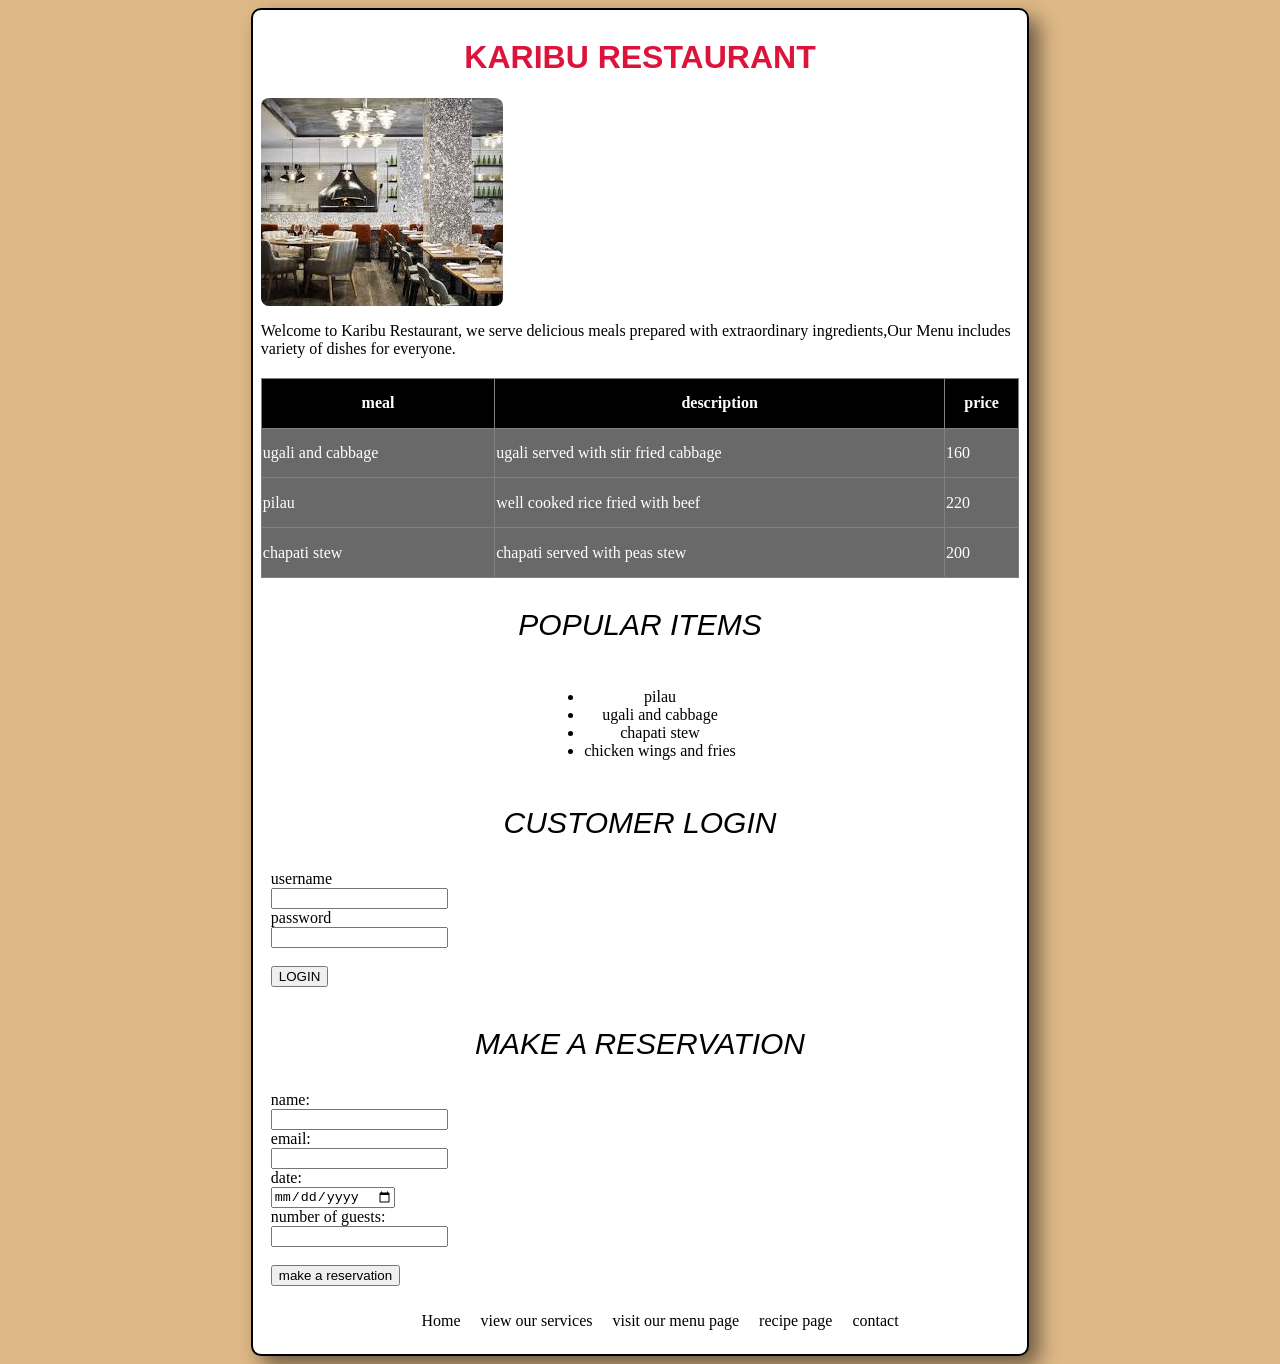
<file: index.html>
<!DOCTYPE html>
<html lang="en">
<div class="section 1">
    <head>
        <meta charset="UTF-8">
        <meta name="viewport" content="width=device-width, initial-scale=1.0">
        <title>Karibu restaurant</title>
        <link rel="stylesheet" href="icons.css"> 
        <style>
            .reservation{
                border:10 px ;
                padding-left: 10px;
                padding-bottom: 10px ;
                margin-bottom: 10px;
    
            }
            .P{ 
                list-style-type:lower-roman;
            }
            
            img{
                width:auto;
                height:auto;
                border-radius: 8px;
                display: block;
            }
             table{
                width: 100%;
                height: 200px;
                padding: 30px;
                border-collapse: collapse;
                
            }
             th{
                background-color: black;
                color: white;
            }
             td{
                background-color: dimgrey;
                color: white;
            }
            .reservation{
                position: static;
                 
            }
            .container{
                width: 60%;
                margin: auto;
                padding: 8px;
                background-color: white;
                border: 2px solid black;
                border-radius: 10px;
                box-shadow: 10px 10px 20px rgba(0,0,0,0.5);
            }
            .section-2{
                margin-top: 20px;
            }
             .section-3{
                margin-top: 20px;
            }
             .section-4{
                margin-top: 20px;
            }
             .section-5{
                margin-top: 20px;
            }
            .popular-items{
                text-align: center;
            }
            .popular-items ul{
                display: inline-block;
            }
             .login{
                border:10 px ;
                padding-left: 10px;
                padding-bottom: 10px ;
                margin-bottom: 10px;
            }
            h1{
                text-align: center;
                text-transform: uppercase;
                font-weight: 700;
                font-family: Arial, Helvetica, sans-serif;
            }
            h3{
                text-align: center;
                font-weight: 500;
                font-family: Arial, Helvetica, sans-serif;
                font-style: italic;
            }
            nav ul{
                list-style-type: none;
                display: flex;
                flex-direction: row;
                justify-content: center;
                gap: 20px;
            }
             nav a{
                text-decoration: none;
                color: black;
            }
            

        </style>
        
    </head>
</div>

<body style="background-color:burlywood;">
<div class="container">
    <h1>Karibu restaurant</h1>
    <img src="download.jfif" alt="Restaurant image " style="border-width: 50px;">
    <p>
        Welcome to Karibu Restaurant, we serve delicious meals prepared with extraordinary ingredients,Our Menu includes variety of dishes for everyone.</p>
    <div class="section-2">
        <table border="1">
            <tr>
                <th>meal</th>
                <th>description</th>
                <th>price</th>
            </tr>
            <tr>
                <td>ugali and cabbage</td>
                <td>ugali served with stir fried cabbage</td>
                <td>160</td>
            </tr>
            <tr>
                <td>pilau</td>
                <td>well cooked rice fried with beef</td>
                <td>220</td>
            </tr>
            <tr>
                <td>chapati stew</td>
                <td>chapati served with peas stew</td>
                <td>200</td>
            </tr>
        </table>
    </div>


    <div class="section-3">
        <h3>POPULAR ITEMS</h3>
        <div class="popular-items">
        <ul>
            <li>pilau</li>
            <li>ugali and cabbage</li>
            <li>chapati stew</li>
            <li>chicken wings and fries</li>
        </ul>
        </div>
    </div> 


    <div class="section-4">
        <h3>CUSTOMER LOGIN</h3>
        <form class="login">
            <label for="username">username</label><br>
            <input type="text" id="username" name="username"><br>
            <label for="password">password</label><br>
            <input type="password" id="password" name="password"><br>
            <br><button>LOGIN</button>
        </form>
    </div>


 <div class="section-5">
     <h3> MAKE A RESERVATION</h3>
     <form class="reservation">
        <label for="name">name:</label><br>
        <input type="text" name="name" id="name"><br>
        <label for="email">email:</label><br>
        <input type="email" name="email" id="email"><br>
        <label for="date">date:</label><br>
        <input type="date" name="date" id="date"><br>
        <label for="number of guests">number of guests:</label><br>
        <input type="number" name="number of guests" id="number of guests"><br>
        <br><button>make a reservation</button>
     </form>
 </div>


 <nav class="references">
     <ul>
         <li><a href="index.html">Home</a></li>
         <li><a href="services.html">view our services</a></li>
         <li><a href="menu.html">visit our menu page</a></li>
         <li><a href="recipe-page-main/index.html">recipe page</a></li>
         <li><a href="contact.html">contact</a></li>
     </ul>
 </nav>


</div>
</body>
</html>
</file>
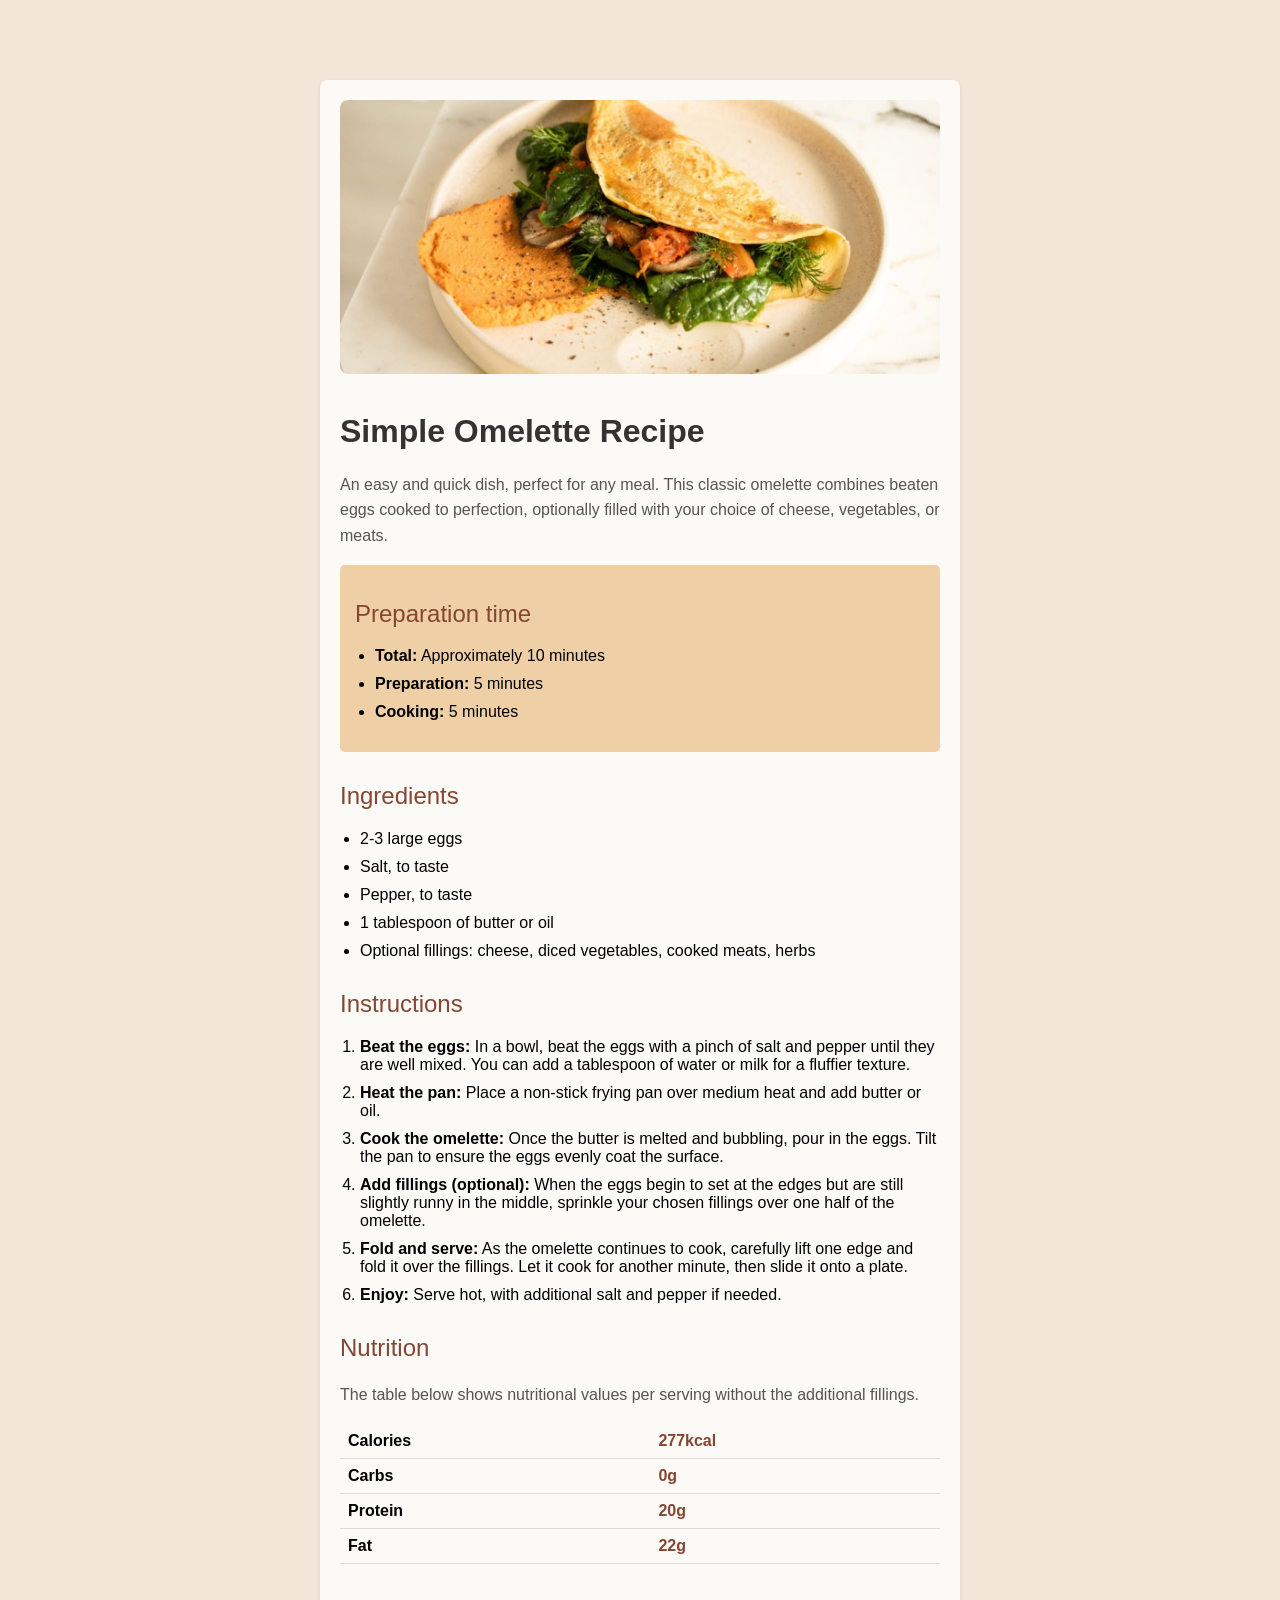
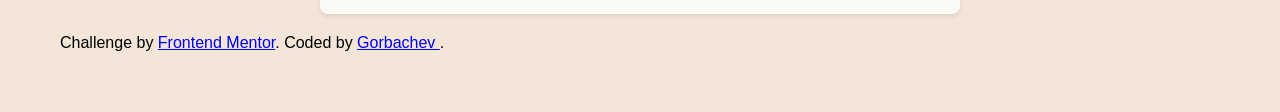
<file: recipe-page-main/index.html>
<!DOCTYPE html>
<html lang="en">
<head>
  <meta charset="UTF-8">
  <meta name="viewport" content="width=device-width, initial-scale=1.0"> <!-- displays site properly based on user's device -->

  <link rel="icon" type="image/png" sizes="32x32" href="./assets/images/favicon-32x32.png">
  <link rel="stylesheet" href="recipe.css">
  <title>Simple Omelette Recipe</title>

  
  
</head>

<body>

  <div class="container">
    <img src="../WhatsApp Image 2026-03-23 at 12.48.31 PM.jpeg" alt="Omelette picture">
    <h1 class="header">Simple Omelette Recipe</h1>

 <p> An easy and quick dish, perfect for any meal. This classic omelette combines beaten eggs cooked 
  to perfection, optionally filled with your choice of cheese, vegetables, or meats.</p>



<section class="Prep">
  <h1>Preparation time</h1>

 <ul>
   <li><strong>Total:</strong> Approximately 10 minutes</li>
  <li><strong>Preparation:</strong> 5 minutes</li>
  <li><strong>Cooking:</strong> 5 minutes</li>
  </ul>
</section>

<section class="ingredients">
 <h1> Ingredients</h1>

<ul>
  <li>2-3 large eggs</li>
 <li> Salt, to taste</li>
<li>Pepper, to taste</li>
<li>  1 tablespoon of butter or oil</li>
  <li>Optional fillings: cheese, diced vegetables, cooked meats, herbs</li>
</ul>
</section>

<section class="instructions">
  <h1>Instructions</h1>
<ol>
 <li><strong>Beat the eggs:</strong> In a bowl, beat the eggs with a pinch of salt and pepper until they are well mixed. 
  You can add a tablespoon of water or milk for a fluffier texture.</li>

 <li> <strong>Heat the pan:</strong> Place a non-stick frying pan over medium heat and add butter or oil.</li>

<li><strong>Cook the omelette:</strong> Once the butter is melted and bubbling, pour in the eggs. Tilt the pan to ensure 
  the eggs evenly coat the surface.</li>

 <li> <strong>Add fillings (optional):</strong> When the eggs begin to set at the edges but are still slightly runny in the 
  middle, sprinkle your chosen fillings over one half of the omelette.</li>

 <li> <strong>Fold and serve:</strong> As the omelette continues to cook, carefully lift one edge and fold it over the 
  fillings. Let it cook for another minute, then slide it onto a plate.</li>

 <li> <strong>Enjoy:</strong> Serve hot, with additional salt and pepper if needed.</li>
</ol>
</section>

<section class="nutrition">
  <h1>Nutrition</h1>

 <p> The table below shows nutritional values per serving without the additional fillings.</p>
<table>
  <tr>
 <th>Calories</th>
 <td> 277kcal</td>
 </tr>

 <tr>
 <th> Carbs</th >
 <td>0g</td>
 </tr>

 <tr>
 <th> Protein</th>
 <td>20g</td>
</tr>

<tr>
 <th> Fat</th>
 <td> 22g</td>
  </table>
</tr>
</section>


  </div>
  <div class="attribution">
    Challenge by <a href="https://www.frontendmentor.io?ref=challenge" target="_blank">Frontend Mentor</a>. 
    Coded by <a href="#">Gorbachev  </a>. 
  </div>
</body>
</html>
</file>
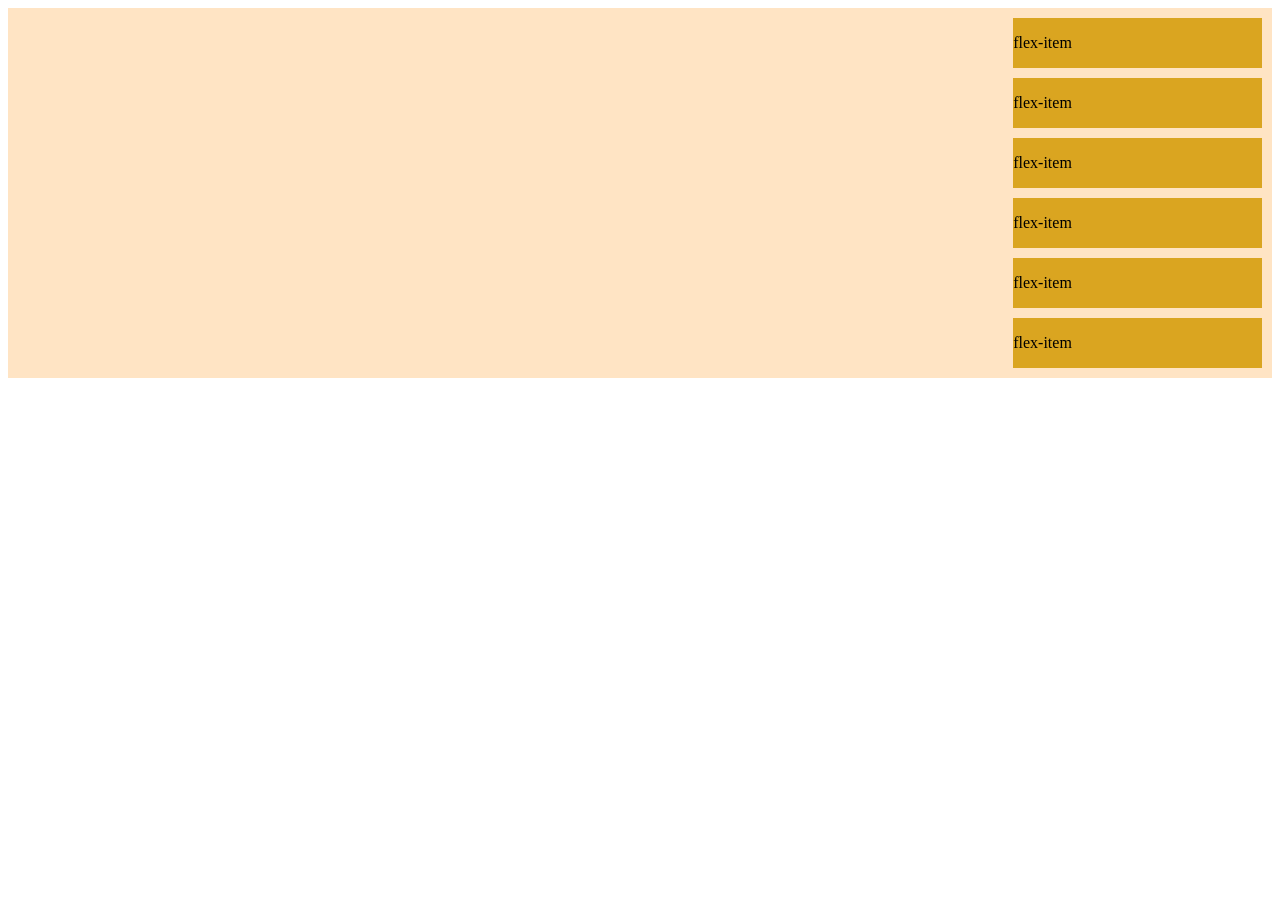
<file: flex.html>
<!DOCTYPE html>
<html lang="en">
<head>
    <meta charset="UTF-8">
    <meta name="viewport" content="width=device-width, initial-scale=1.0">
    <title>flexbox layout</title>
    <style>
        .container div{
            background-color: goldenrod;
            width: 20%;
        }
        .container{
            background-color: bisque;
            display: flex;
            flex-direction: column;
            padding: 10px;
            gap: 10px;
            justify-content: flex-end;
            align-items:flex-end;
        }
    </style>
        
</head>
<body>
    <div class="container">
        <div><p>flex-item</p></div>
        <div><p>flex-item</p></div>
        <div><p>flex-item</p></div>
        <div><p>flex-item</p></div>
        <div><p>flex-item</p></div>
        <div><p>flex-item</p></div>

    </div>
</body>
</html>
</file>
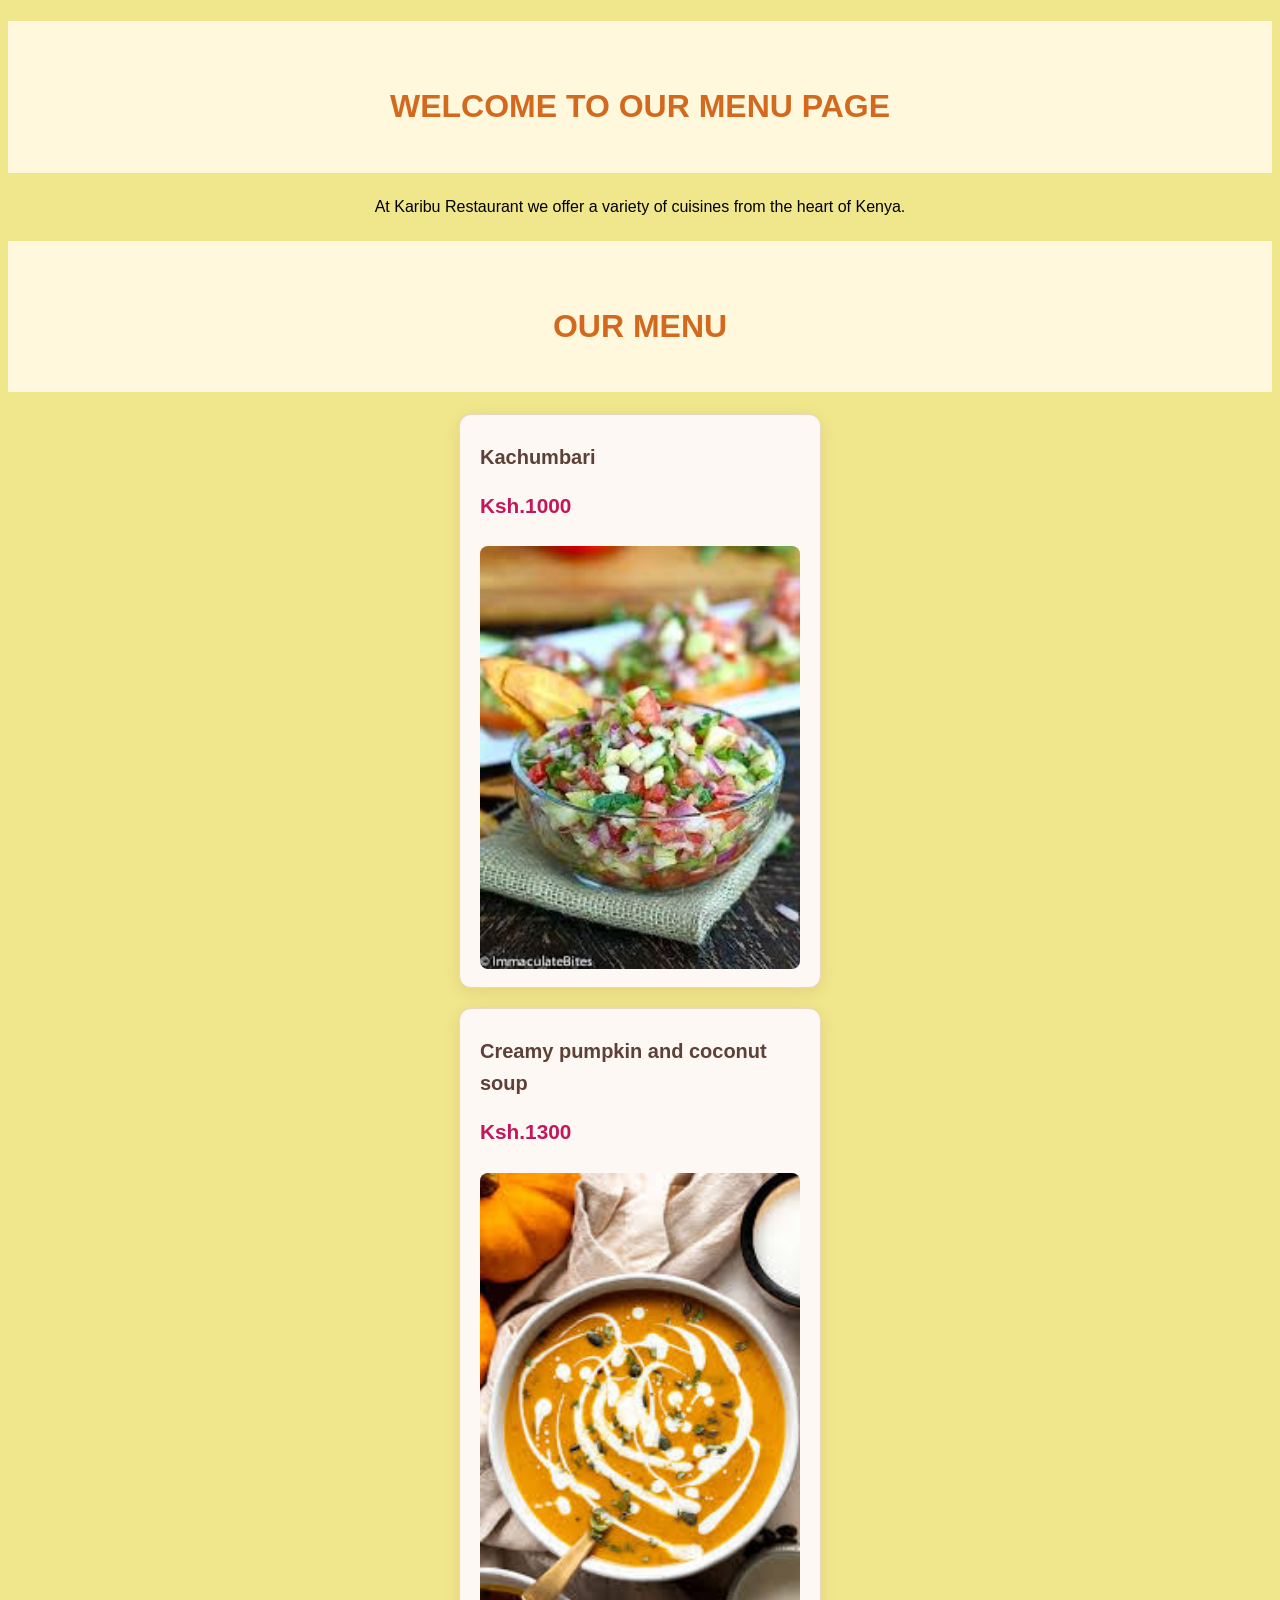
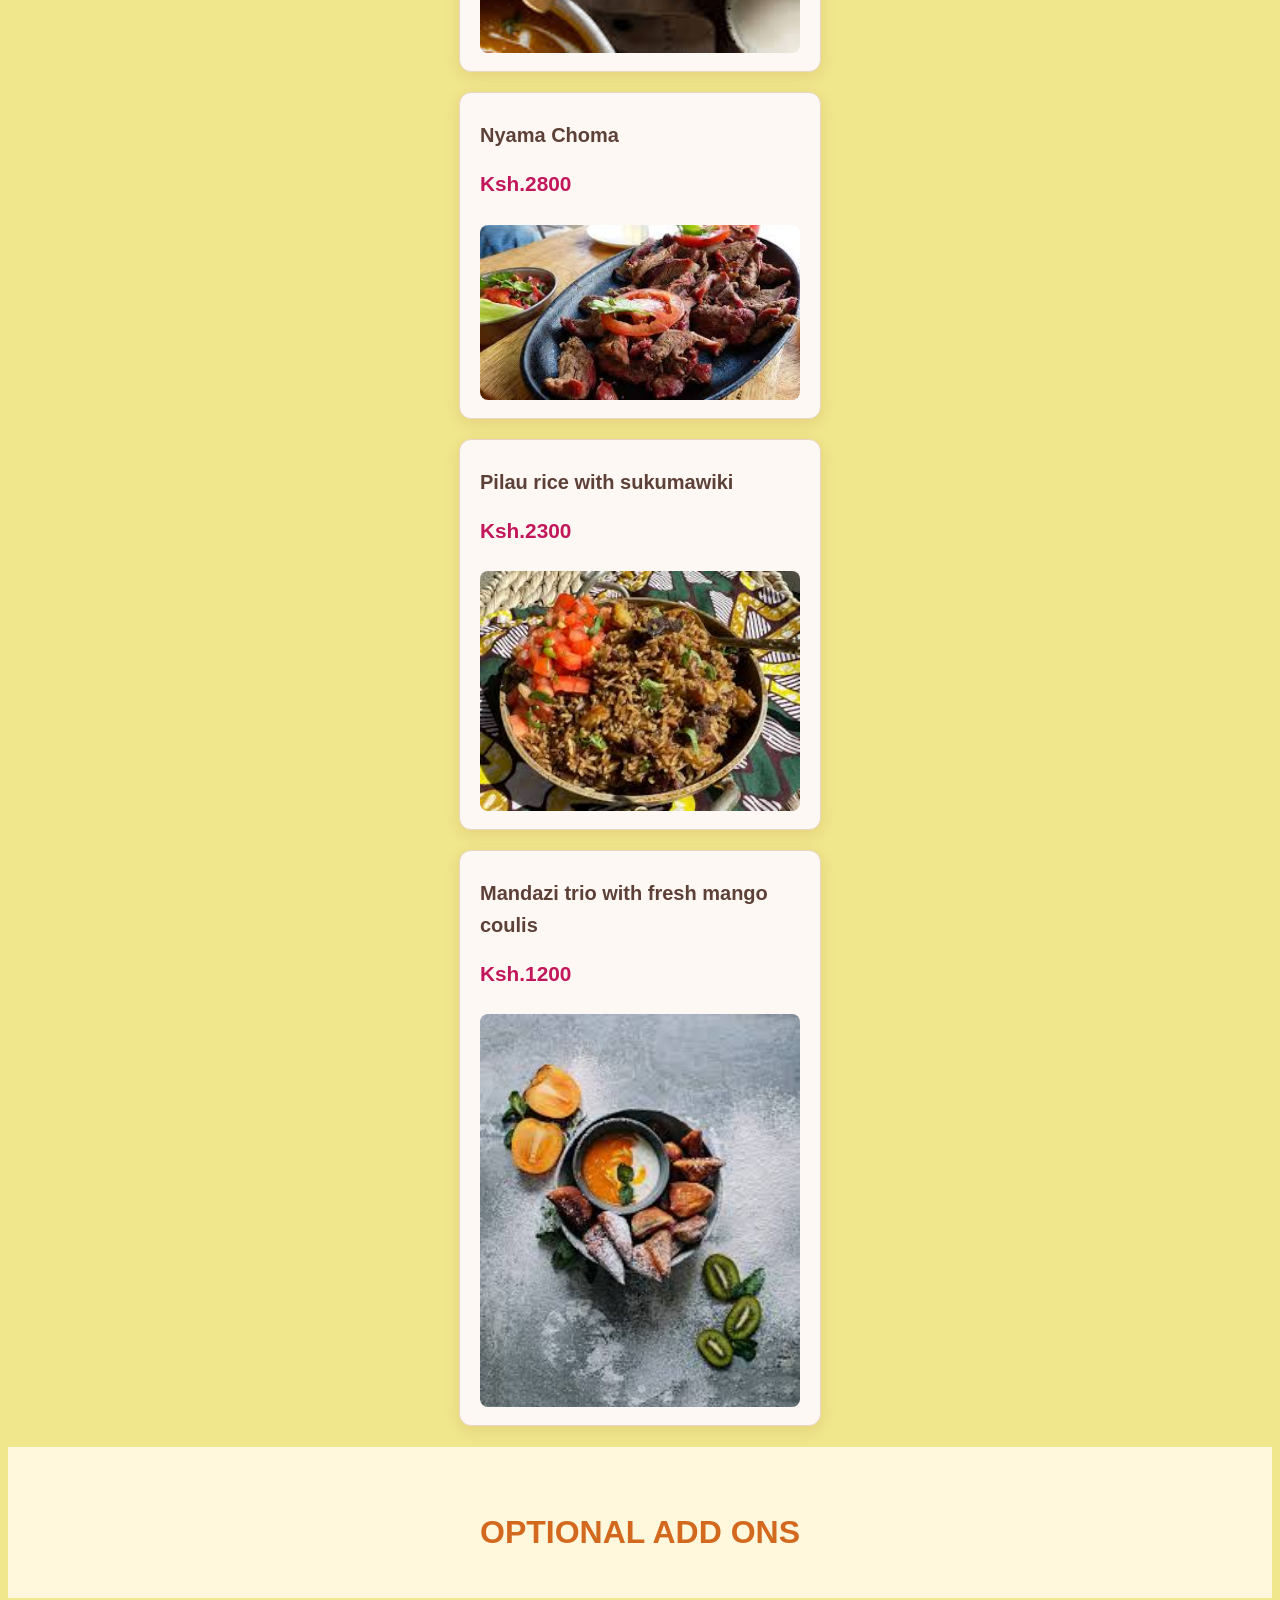
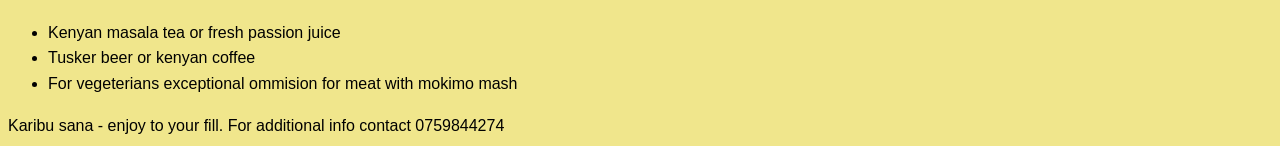
<file: menu.html>
<!DOCTYPE html>
<html lang="en">
<head>
    <meta charset="UTF-8">
    <meta name="viewport" content="width=device-width, initial-scale=1.0">
    <title>Karibu Restaurant-Menu </title>
    <link rel="stylesheet" href="style.css">
</head>
<body>
    <h1>WELCOME TO OUR MENU PAGE</h1>
    <P> At Karibu Restaurant we offer a variety of cuisines from the heart of Kenya. </P>
    

    <h1>OUR MENU </h1>
      
<div class="Kachumbari">
<ul>
    <li>Kachumbari</li>
    <li>Ksh.1000</li>
</ul>
    <img src="download (1).jfif" alt="Kachumbari">
    </div>

<div class="Pumpkin">
    <ul>
        <li>Creamy pumpkin and coconut soup</li>
        <li>Ksh.1300</li>
    </ul>
    <img src="download (2).jfif" 
    alt="Pumpkin soup">
</div>


<div class="Nyama">
    <ul>
    <li>Nyama Choma</li>
    <li>Ksh.2800</li>
    </ul>
    <img src="images.jfif" alt="Tasty nyama choma ">
</div>


<div class="Pilau">
    <ul>
        <li>Pilau rice with sukumawiki</li>
        <li>Ksh.2300</li>
    </ul>
    <img src="download (3).jfif" alt="Sweet Pilau">
</div>


<div class="Mandazi">
    <ul>
        <li>Mandazi trio with fresh mango coulis</li>
        <li>Ksh.1200</li>
    </ul>
    <img src="download (4).jfif" alt="Fresh manadazi">
</div>


 <h1>OPTIONAL ADD ONS </h1>
 <ul>
    <li>Kenyan masala tea or fresh passion juice </li>
    <li>Tusker beer or kenyan coffee </li>
    <li>For vegeterians exceptional ommision for meat with mokimo mash</li>
 </ul>

 <nav>Karibu sana - enjoy to your fill. For additional info contact 0759844274</nav>

















    
</body>
</html>
</file>
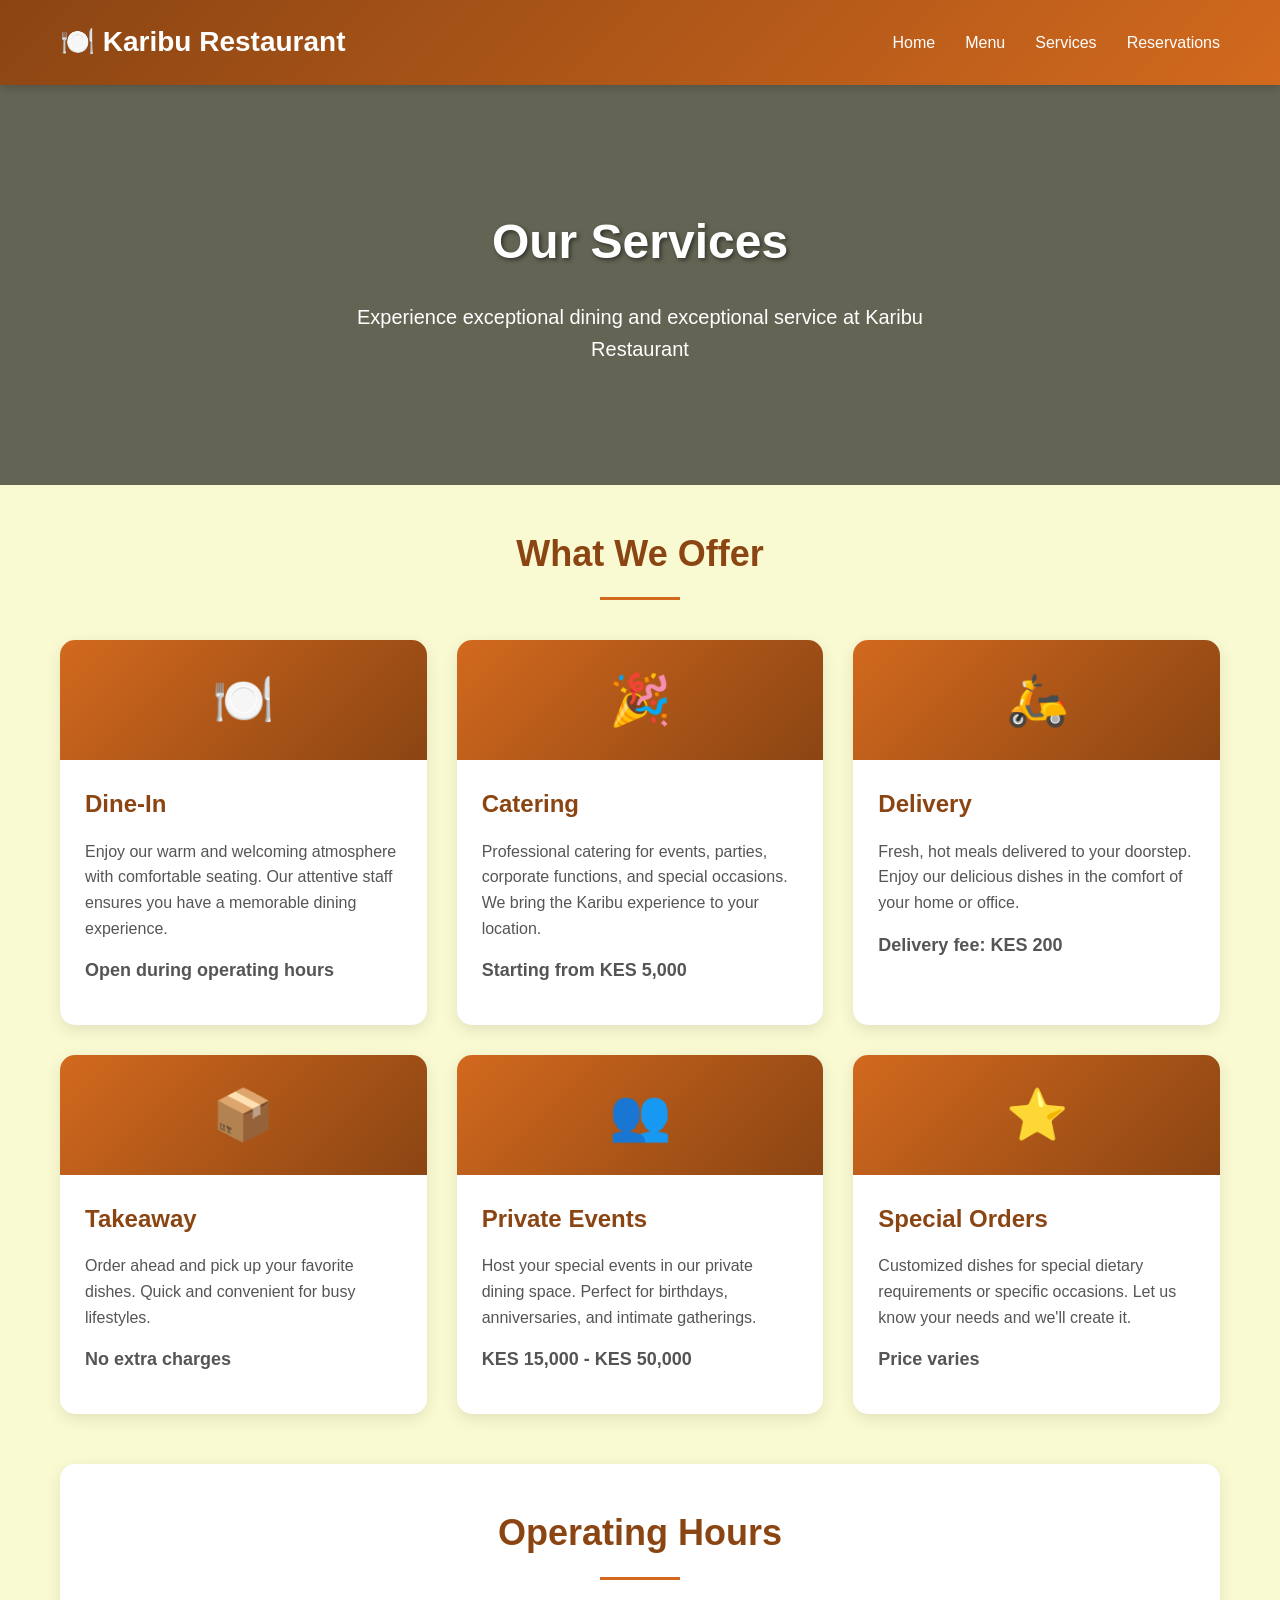
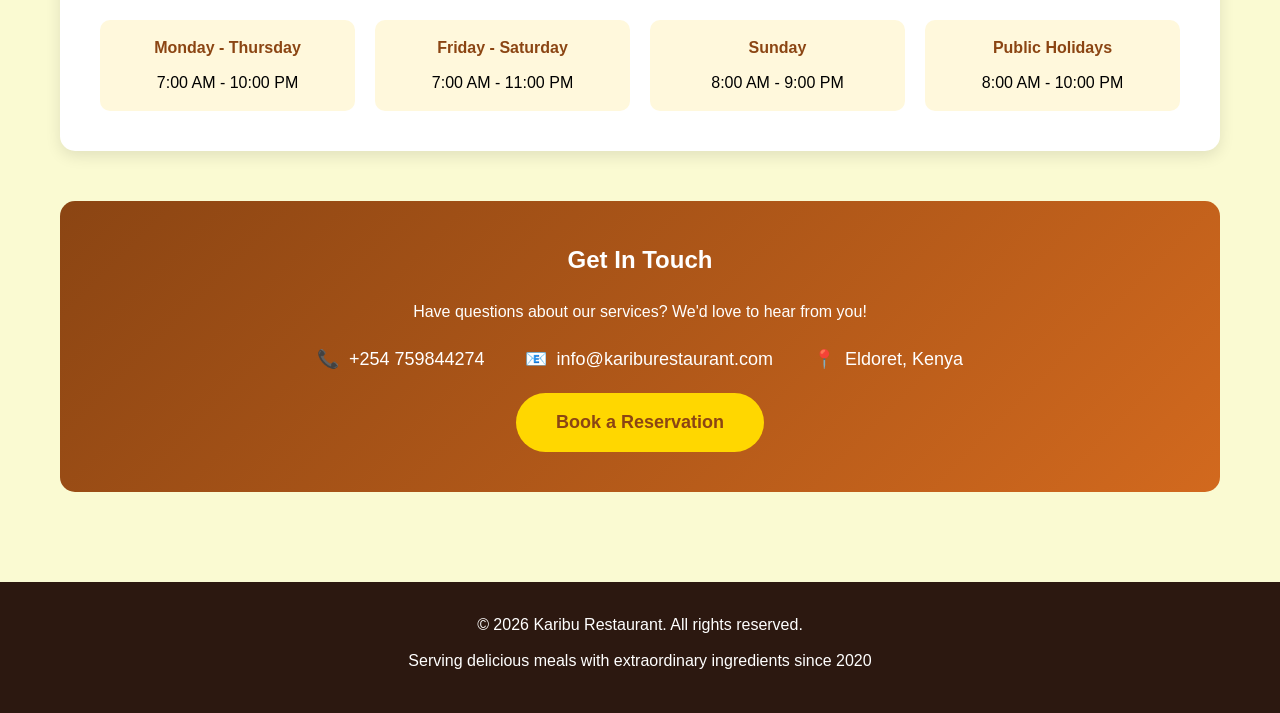
<file: services.html>
<!DOCTYPE html>
<html lang="en">
<head>
    <meta charset="UTF-8">
    <meta name="viewport" content="width=device-width, initial-scale=1.0">
    <title>Services - Karibu Restaurant</title>
    <style>
        * {
            margin: 0;
            padding: 0;
            box-sizing: border-box;
        }
        
        body {
            font-family: 'Segoe UI', Tahoma, Geneva, Verdana, sans-serif;
            background-color: lightgoldenrodyellow;
            line-height: 1.6;
        }
        
        /* Header & Navigation */
        header {
            background: linear-gradient(135deg, #8B4513, #D2691E);
            padding: 20px 0;
            box-shadow: 0 2px 10px rgba(0,0,0,0.2);
        }
        
        .nav-container {
            max-width: 1200px;
            margin: 0 auto;
            display: flex;
            justify-content: space-between;
            align-items: center;
            padding: 0 20px;
        }
        
        .logo {
            color: white;
            font-size: 28px;
            font-weight: bold;
            text-decoration: none;
        }
        
        nav ul {
            list-style: none;
            display: flex;
            gap: 30px;
        }
        
        nav a {
            color: white;
            text-decoration: none;
            font-size: 16px;
            transition: color 0.3s;
        }
        
        nav a:hover {
            color: #FFD700;
        }
        
        /* Hero Section */
        .hero {
            background: linear-gradient(rgba(0,0,0,0.6), rgba(0,0,0,0.6)), url('https://images.unsplash.com/photo-1517248135467-4c7edcad34c4?w=1200');
            background-size: cover;
            background-position: center;
            height: 400px;
            display: flex;
            align-items: center;
            justify-content: center;
            text-align: center;
            color: white;
        }
        
        .hero-content h1 {
            font-size: 48px;
            margin-bottom: 20px;
            text-shadow: 2px 2px 4px rgba(0,0,0,0.5);
        }
        
        .hero-content p {
            font-size: 20px;
            max-width: 600px;
            margin: 0 auto;
        }
        
        /* Main Content */
        .container {
            max-width: 1200px;
            margin: 0 auto;
            padding: 40px 20px;
        }
        
        .section-title {
            text-align: center;
            color: #8B4513;
            font-size: 36px;
            margin-bottom: 40px;
            position: relative;
        }
        
        .section-title::after {
            content: '';
            display: block;
            width: 80px;
            height: 3px;
            background: #D2691E;
            margin: 15px auto 0;
        }
        
        /* Services Grid */
        .services-grid {
            display: grid;
            grid-template-columns: repeat(auto-fit, minmax(300px, 1fr));
            gap: 30px;
            margin-bottom: 50px;
        }
        
        .service-card {
            background: white;
            border-radius: 15px;
            overflow: hidden;
            box-shadow: 0 5px 15px rgba(0,0,0,0.1);
            transition: transform 0.3s, box-shadow 0.3s;
        }
        
        .service-card:hover {
            transform: translateY(-10px);
            box-shadow: 0 10px 25px rgba(0,0,0,0.2);
        }
        
        .service-icon {
            background: linear-gradient(135deg, #D2691E, #8B4513);
            height: 120px;
            display: flex;
            align-items: center;
            justify-content: center;
            font-size: 50px;
        }
        
        .service-content {
            padding: 25px;
        }
        
        .service-content h3 {
            color: #8B4513;
            font-size: 24px;
            margin-bottom: 15px;
        }
        
        .service-content p {
            color: #555;
            margin-bottom: 15px;
        }
        
        .service-price {
            color: #D2691E;
            font-weight: bold;
            font-size: 18px;
        }
        
        /* Operating Hours */
        .hours-section {
            background: white;
            border-radius: 15px;
            padding: 40px;
            margin-bottom: 50px;
            box-shadow: 0 5px 15px rgba(0,0,0,0.1);
        }
        
        .hours-grid {
            display: grid;
            grid-template-columns: repeat(auto-fit, minmax(200px, 1fr));
            gap: 20px;
            margin-top: 20px;
        }
        
        .hours-item {
            text-align: center;
            padding: 15px;
            background: #FFF8DC;
            border-radius: 10px;
        }
        
        .hours-item h4 {
            color: #8B4513;
            margin-bottom: 10px;
        }
        
        /* Contact Section */
        .contact-section {
            background: linear-gradient(135deg, #8B4513, #D2691E);
            color: white;
            border-radius: 15px;
            padding: 40px;
            text-align: center;
            margin-bottom: 50px;
        }
        
        .contact-section h2 {
            margin-bottom: 20px;
        }
        
        .contact-info {
            display: flex;
            justify-content: center;
            flex-wrap: wrap;
            gap: 40px;
            margin-top: 20px;
        }
        
        .contact-item {
            display: flex;
            align-items: center;
            gap: 10px;
            font-size: 18px;
        }
        
        /* CTA Button */
        .cta-button {
            display: inline-block;
            background: #FFD700;
            color: #8B4513;
            padding: 15px 40px;
            border-radius: 30px;
            text-decoration: none;
            font-weight: bold;
            font-size: 18px;
            margin-top: 20px;
            transition: transform 0.3s, box-shadow 0.3s;
        }
        
        .cta-button:hover {
            transform: scale(1.05);
            box-shadow: 0 5px 20px rgba(255, 215, 0, 0.4);
        }
        
        /* Footer */
        footer {
            background: #2C1810;
            color: white;
            text-align: center;
            padding: 30px 20px;
        }
        
        footer p {
            margin-bottom: 10px;
        }
        
        /* Mobile Responsive */
        @media (max-width: 768px) {
            .hero-content h1 {
                font-size: 32px;
            }
            
            .nav-container {
                flex-direction: column;
                gap: 15px;
            }
            
            nav ul {
                gap: 20px;
            }
            
            .contact-info {
                flex-direction: column;
                align-items: center;
            }
        }
    </style>
</head>
<body>
    <!-- Header -->
    <header>
        <div class="nav-container">
            <a href="index.html" class="logo">🍽️ Karibu Restaurant</a>
            <nav>
                <ul>
                    <li><a href="index.html">Home</a></li>
                    <li><a href="index.html#menu">Menu</a></li>
                    <li><a href="services.html">Services</a></li>
                    <li><a href="index.html#reservation">Reservations</a></li>
                </ul>
            </nav>
        </div>
    </header>

    <!-- Hero Section -->
    <section class="hero">
        <div class="hero-content">
            <h1>Our Services</h1>
            <p>Experience exceptional dining and exceptional service at Karibu Restaurant</p>
        </div>
    </section>

    <!-- Main Content -->
    <div class="container">
        <h2 class="section-title">What We Offer</h2>
        
        <!-- Services Grid -->
        <div class="services-grid">
            <!-- Dine-In Service -->
            <div class="service-card">
                <div class="service-icon">🍽️</div>
                <div class="service-content">
                    <h3>Dine-In</h3>
                    <p>Enjoy our warm and welcoming atmosphere with comfortable seating. Our attentive staff ensures you have a memorable dining experience.</p>
                    <p class="service-price">Open during operating hours</p>
                </div>
            </div>

            <!-- Catering Service -->
            <div class="service-card">
                <div class="service-icon">🎉</div>
                <div class="service-content">
                    <h3>Catering</h3>
                    <p>Professional catering for events, parties, corporate functions, and special occasions. We bring the Karibu experience to your location.</p>
                    <p class="service-price">Starting from KES 5,000</p>
                </div>
            </div>

            <!-- Delivery Service -->
            <div class="service-card">
                <div class="service-icon">🛵</div>
                <div class="service-content">
                    <h3>Delivery</h3>
                    <p>Fresh, hot meals delivered to your doorstep. Enjoy our delicious dishes in the comfort of your home or office.</p>
                    <p class="service-price">Delivery fee: KES 200</p>
                </div>
            </div>

            <!-- Takeaway Service -->
            <div class="service-card">
                <div class="service-icon">📦</div>
                <div class="service-content">
                    <h3>Takeaway</h3>
                    <p>Order ahead and pick up your favorite dishes. Quick and convenient for busy lifestyles.</p>
                    <p class="service-price">No extra charges</p>
                </div>
            </div>

            <!-- Private Events -->
            <div class="service-card">
                <div class="service-icon">👥</div>
                <div class="service-content">
                    <h3>Private Events</h3>
                    <p>Host your special events in our private dining space. Perfect for birthdays, anniversaries, and intimate gatherings.</p>
                    <p class="service-price">KES 15,000 - KES 50,000</p>
                </div>
            </div>

            <!-- Special Orders -->
            <div class="service-card">
                <div class="service-icon">⭐</div>
                <div class="service-content">
                    <h3>Special Orders</h3>
                    <p>Customized dishes for special dietary requirements or specific occasions. Let us know your needs and we'll create it.</p>
                    <p class="service-price">Price varies</p>
                </div>
            </div>
        </div>

        <!-- Operating Hours -->
        <div class="hours-section">
            <h2 class="section-title">Operating Hours</h2>
            <div class="hours-grid">
                <div class="hours-item">
                    <h4>Monday - Thursday</h4>
                    <p>7:00 AM - 10:00 PM</p>
                </div>
                <div class="hours-item">
                    <h4>Friday - Saturday</h4>
                    <p>7:00 AM - 11:00 PM</p>
                </div>
                <div class="hours-item">
                    <h4>Sunday</h4>
                    <p>8:00 AM - 9:00 PM</p>
                </div>
                <div class="hours-item">
                    <h4>Public Holidays</h4>
                    <p>8:00 AM - 10:00 PM</p>
                </div>
            </div>
        </div>

        <!-- Contact Section -->
        <div class="contact-section">
            <h2>Get In Touch</h2>
            <p>Have questions about our services? We'd love to hear from you!</p>
            <div class="contact-info">
                <div class="contact-item">
                    <span>📞</span>
                    <span>+254 759844274</span>
                </div>
                <div class="contact-item">
                    <span>📧</span>
                    <span>info@kariburestaurant.com</span>
                </div>
                <div class="contact-item">
                    <span>📍</span>
                    <span>Eldoret, Kenya</span>
                </div>
            </div>
            <a href="index.html#reservation" class="cta-button">Book a Reservation</a>
        </div>
    </div>

    <!-- Footer -->
    <footer>
        <p>&copy; 2026 Karibu Restaurant. All rights reserved.</p>
        <p>Serving delicious meals with extraordinary ingredients since 2020</p>
    </footer>
</body>
</html>
</file>
<file: icons.css>
h1{color: crimson;}
h3{font-size: 30px;
text-decoration: wavy;
}
</file>
<file: recipe-page-main/recipe.css>
body{
    font-family: Arial, sans-serif;
    background-color: #f3e5d8;
    margin:0;
    padding: 60px;
  }
  
  .container {
    max-width: 600px;
    margin: 20px auto;
    padding: 20px;
    background-color:hsl(0 0% 100% / 0.8);
    border-radius: 8px;
    box-shadow: 0 2px 4px rgba(0,0,0,0.1);
  }
  
  img {
    width: 100%;
    height: auto;
    border-radius: 8px;
    margin-bottom: 15px;
  }
  
  .header{
    color: #333;
    margin-top: 20px;
    font-family: Arial, Helvetica, sans-serif;
    font-weight: 600;
  }
  h1{
    color: hsl(14,45%,36%);
    font-weight: 400;
  }
  p {
    color: #555;
    line-height: 1.6;
  }
section{
    margin-bottom: 30px;
}
ul,ol{
    padding-left: 20px;
}
li{
    margin-bottom: 10px;
}
.Prep{
    background:rgb(238, 207, 166);
    padding: 15px;
    border-radius: 5px;
}    
table {
    width: 100%;
    border-collapse: collapse;
    margin-top: 15px;
}
th,td {
    border-bottom: 1px solid #ddd;
    padding: 8px;
    text-align: left;
}
  th {
    font-weight: bold;
  }  
td{
  color: hsl(14,45%,36%);
  font-weight: bold;
}
</file>
<file: style.css>
h1{
    color: chocolate;
    text-align: center;
    font-family: Arial, Helvetica, sans-serif;
    background-color: cornsilk;
    padding: 60px 20px 40px;
    
}
body{
    background-color: khaki;
    font-family: Arial, Helvetica, sans-serif;
    line-height: 1.6;
}
p{
    font-family: Arial, Helvetica, sans-serif;
    text-align: center;
}
.Kachumbari{
    width: 320px;
background-color: #fdf8f3;
border: 1px solid #e8d5c3;
border-radius: 12px;
padding: 18px 20px;
box-shadow: 0 4px 15px rgba(139,69,19,0.12);
  font-family: Arial, Helvetica, sans-serif;  
    margin: 20px auto;    
}
.Kachumbari ul {
    list-style: none;
    padding: 0;
    margin: 0 0 16px 0;
}
.Kachumbari li{
    padding: 8px 0;
    font-size: 1.1rem;
}
.Kachumbari li:first-child{
font-weight: 600;
color: #5d4037;
font-size: 1.25rem;
}
.Kachumbari li:last-child{
color: #c2185b;
font-weight: bold;
font-size: 1.3rem;
}
.Kachumbari img{
    width: 100%;
    height: auto;
    border-radius: 8px;
    display: block;
    margin-top: 12px;
    object-fit: cover;
}
.Pumpkin{
    width: 320px;
    background-color: #fdf8f3;
    border: 1px solid #e8d5c3;
    border-radius: 12px;
    padding: 18px 20px;
    box-shadow: 0 4px 15px rgba(139,69,19,0.12);
    font-family: Arial, Helvetica, sans-serif;
    margin: 20px auto;
}
.Pumpkin ul{
    list-style: none;
    padding: 0;
    margin: 0 0 16px 0;
}
.Pumpkin li{
    padding: 8px 0;
    font-size: 1.1rem;
}
.Pumpkin li:first-child{
    font-weight: 600;
    color: #5d4037;
    font-size: 1.25rem;
}
.Pumpkin li:last-child{
    color: #c2185b;
    font-weight: bold;
    font-size: 1.3rem;
}
.Pumpkin img{
    width: 100%;
    height: auto;
    border-radius: 8px;
    display: block;
    margin-top: 12px;
    object-fit: cover;
}

.Nyama{
width: 320px;
background-color: #fdf8f3;
border: 1px solid #e8d5c3;
border-radius: 12px;
padding: 18px 20px;
box-shadow: 0 4px 15px rgba(139,69,19,0.12);
font-family: Arial, Helvetica, sans-serif;
margin: 20px auto;
}
.Nyama ul{
    list-style: none;
    padding: 0;
    margin: 0 0 16px 0;
}
.Nyama li{
    padding: 8px 0;
    font-size: 1.1rem;
}
.Nyama li:first-child{
    font-weight: 600;
    color: #5d4037;
    font-size: 1.25rem;
}
.Nyama li:last-child{
    color:#c2185b;
    font-weight: bold;
    font-size: 1.3rem;
}
.Nyama img{
width: 100%;
height: auto;
border-radius:  8px; 
display:block;
margin-top: 12px;
object-fit: cover;
}
.Pilau{
width: 320px;
background-color: #fdf8f3;
border: 1px solid #e8d5c3;
border-radius: 12px;
padding: 18px 20px;
box-shadow: 0 4px 15px rgba(139,69,19,0.12);
font-family: Arial, Helvetica, sans-serif;
margin: 20px auto;
}
.Pilau ul{
    list-style: none;
    padding: 0;
    margin: 0 0 16px 0;
}
.Pilau li{
    padding: 8px 0;
    font-size: 1.1rem;
}
.Pilau li:first-child{
    font-weight: 600;
    color: #5d4037;
    font-size: 1.25rem;
}
.Pilau li:last-child{
color: #c2185b;
font-weight: bold;
font-size: 1.3rem;
}
.Pilau img{
    width: 100%;
    height: auto;
border-radius: 8px;
display: block;
margin-top: 12px;
object-fit:cover ;
}

.Mandazi{
    width: 320px;
    background-color: #fdf8f3;
    border: 1px solid #e8d5c3;
    border-radius: 12px;
    padding: 18px 20px;
    box-shadow: 0 4px 15px rgba(139,69,19,0.12);
    font-family: Arial, Helvetica, sans-serif;
    margin: 20px auto;
}
.Mandazi ul{
    list-style: none;
    padding: 0;
    margin: 0 0 16px 0;
}
.Mandazi li{
    padding: 8px 0;
    font-size: 1.1rem;
}
.Mandazi li:first-child{
    font-weight: 600;
    color: #5d4037;
    font-size: 1.25rem;
}
.Mandazi li:last-child{
    color: #c2185b;
    font-weight: bold;
    font-size: 1.3rem;
}
.Mandazi img{
    width: 100%;
    height: auto;
    border-radius: 8px;
    display: block;
    margin-top: 12px;
    object-fit: cover;
}
</file>
